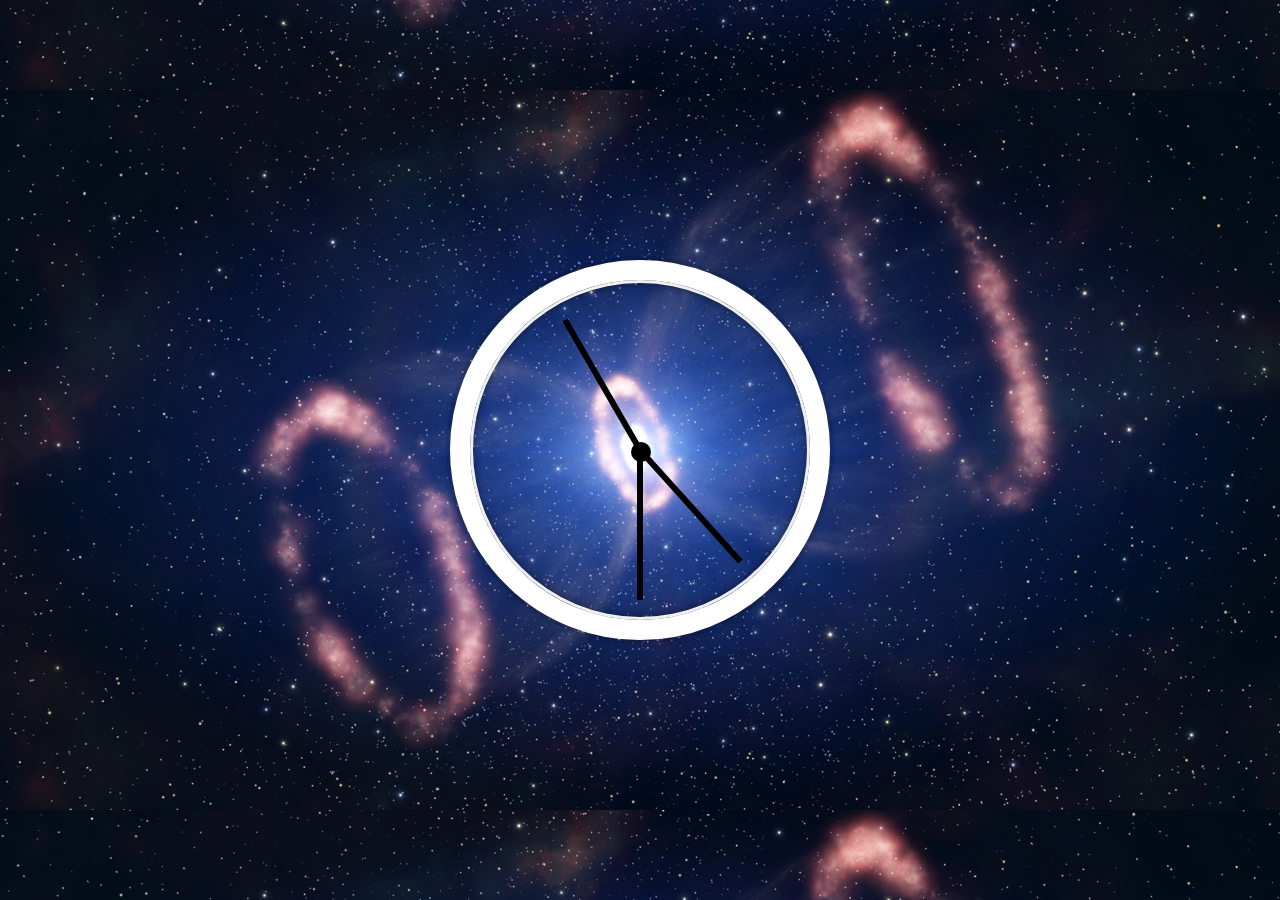
<file: 02 Challenge - Clock/index.html>
<!DOCTYPE html>
<html lang="en">
<head>
  <meta charset="UTF-8">
  <title>JS + CSS Clock</title>
  <link rel="stylesheet" href="style.css">
</head>
<body>
    <div class="clock">
      <div class="clock-face">
        <div class="hand hour-hand">
          <div class="center"></div>
        </div>
        <div class="hand min-hand"></div>
        <div class="hand second-hand"></div>
        
      </div>
    </div>
  <script src="app.js"></script>
</body>
</html>
</file>
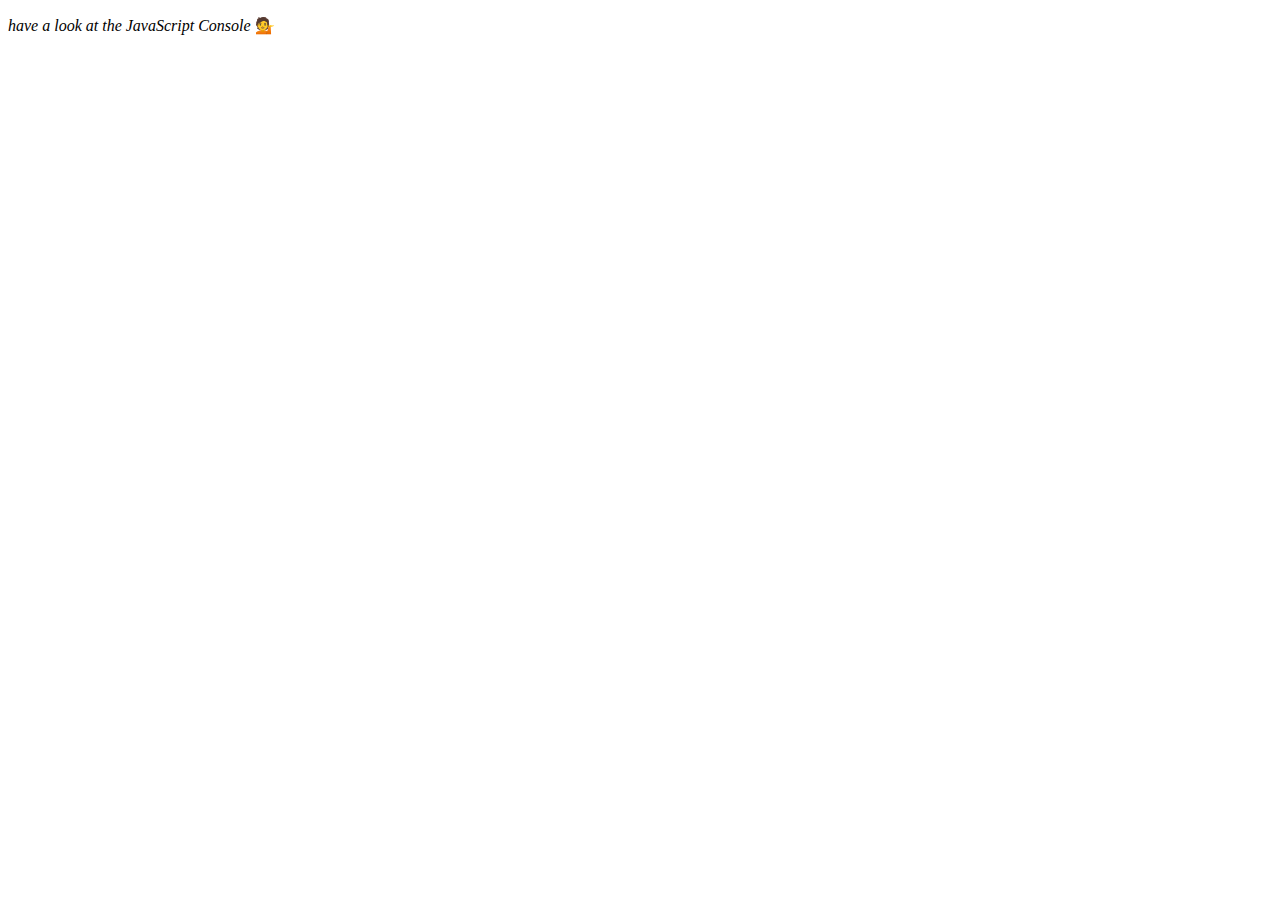
<file: 04 Challenge - Playing with Arrays/index.html>
<!DOCTYPE html>
<html lang="en">
<head>
  <meta charset="UTF-8">
  <title>Playing with arrays</title>
</head>
<body>
  <p><em>have a look at the JavaScript Console</em> 💁</p>
  <script>
    // Get your shorts on - this is an array workout!
    // ## Array Cardio Day 1

    // Some data we can work with

    const inventors = [
      { first: 'Albert', last: 'Einstein', year: 1879, passed: 1955 },
      { first: 'Isaac', last: 'Newton', year: 1643, passed: 1727 },
      { first: 'Galileo', last: 'Galilei', year: 1564, passed: 1642 },
      { first: 'Marie', last: 'Curie', year: 1867, passed: 1934 },
      { first: 'Johannes', last: 'Kepler', year: 1571, passed: 1630 },
      { first: 'Nicolaus', last: 'Copernicus', year: 1473, passed: 1543 },
      { first: 'Max', last: 'Planck', year: 1858, passed: 1947 },
      { first: 'Katherine', last: 'Blodgett', year: 1898, passed: 1979 },
      { first: 'Ada', last: 'Lovelace', year: 1815, passed: 1852 },
      { first: 'Sarah E.', last: 'Goode', year: 1855, passed: 1905 },
      { first: 'Lise', last: 'Meitner', year: 1878, passed: 1968 },
      { first: 'Hanna', last: 'Hammarström', year: 1829, passed: 1909 }
    ];

    const people = [
      'Bernhard, Sandra', 'Bethea, Erin', 'Becker, Carl', 'Bentsen, Lloyd', 'Beckett, Samuel', 'Blake, William', 'Berger, Ric', 'Beddoes, Mick', 'Beethoven, Ludwig',
      'Belloc, Hilaire', 'Begin, Menachem', 'Bellow, Saul', 'Benchley, Robert', 'Blair, Robert', 'Benenson, Peter', 'Benjamin, Walter', 'Berlin, Irving',
      'Benn, Tony', 'Benson, Leana', 'Bent, Silas', 'Berle, Milton', 'Berry, Halle', 'Biko, Steve', 'Beck, Glenn', 'Bergman, Ingmar', 'Black, Elk', 'Berio, Luciano',
      'Berne, Eric', 'Berra, Yogi', 'Berry, Wendell', 'Bevan, Aneurin', 'Ben-Gurion, David', 'Bevel, Ken', 'Biden, Joseph', 'Bennington, Chester', 'Bierce, Ambrose',
      'Billings, Josh', 'Birrell, Augustine', 'Blair, Tony', 'Beecher, Henry', 'Biondo, Frank'
    ];
    
    // Array.prototype.filter()
    // 1. Filter the list of inventors for those who were born in the 1500's

    const newInventor = inventors.filter( inventor => inventor.year >= 1500 && inventor.year < 1600);
    console.table(newInventor);

    // Array.prototype.map()
    // 2. Give us an array of the inventors first and last names

    const names = inventors.map(inventor => `${inventor.first} ${inventor.last}`);
    console.log(names);


    // Array.prototype.sort()
    // 3. Sort the inventors by birthdate, oldest to youngest
    const ordered = inventors.sort((a,b) => a.year - b.year);
    console.log(ordered);

    // Array.prototype.reduce()
    // 4. How many years did all the inventors live all together?

    const lived = inventors.reduce( (total,a) => total+(a.passed - a.year), 0);
    console.log(lived);

    // 5. Sort the inventors by years lived

    const oldest = inventors.sort( (a,b) => (b.passed-b.year)-(a.passed-a.year));
    console.table(oldest);

    // 6. create a list of Boulevards in Paris that contain 'de' anywhere in the name
    // https://en.wikipedia.org/wiki/Category:Boulevards_in_Paris


    // 7. sort Exercise
    // Sort the people alphabetically by last name

    const peopleSorted = people.sort((lastOne, nextOne) => {
      const [aLast, aFirst] = lastOne.split(', ');
      const [bLast, bFirst] = nextOne.split(', ');
      return aLast > bLast ? 1 : -1;
    });

    console.log(peopleSorted);

    // 8. Reduce Exercise
    // Sum up the instances of each of these
    const data = ['car', 'car', 'truck', 'truck', 'bike', 'walk', 'car', 'van', 'bike', 'walk', 'car', 'van', 'car', 'truck' ];

    const transports = data.reduce(function(obj, item) {
      if(!obj[item]){
        obj[item] = 0
      }
      obj[item]++;
      return obj;
    }, {})

    console.log(transports);

  </script>
</body>
</html>
</file>
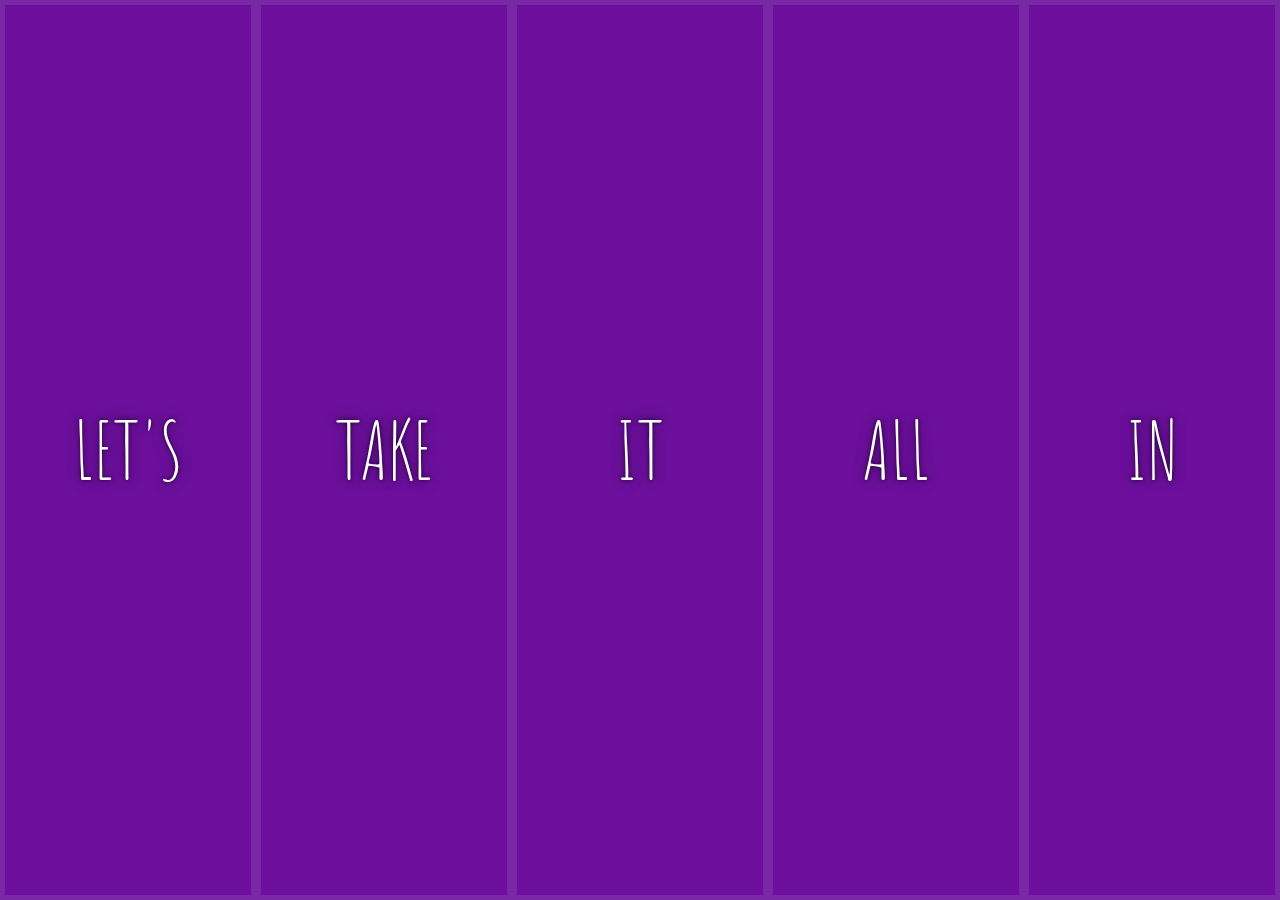
<file: 05 Challenge - Flex Panel Gallery/index.html>
<!DOCTYPE html>
<html lang="en">
<head>
  <meta charset="UTF-8">
  <title>Flex Panels 💪</title>
  <link href='https://fonts.googleapis.com/css?family=Amatic+SC' rel='stylesheet' type='text/css'>
  <link rel="stylesheet" href="style/style.css">
</head>
<body>
  <div class="panels">
    <div class="panel panel1">
      <p>Hey</p>
      <p>Let's</p>
      <p>Dance</p>
    </div>
    <div class="panel panel2">
      <p>Give</p>
      <p>Take</p>
      <p>Receive</p>
    </div>
    <div class="panel panel3">
      <p>Experience</p>
      <p>It</p>
      <p>Today</p>
    </div>
    <div class="panel panel4">
      <p>Give</p>
      <p>All</p>
      <p>You can</p>
    </div>
    <div class="panel panel5">
      <p>Life</p>
      <p>In</p>
      <p>Motion</p>
    </div>
  </div>

  <script src="js/app.js"></script>



</body>
</html>
</file>
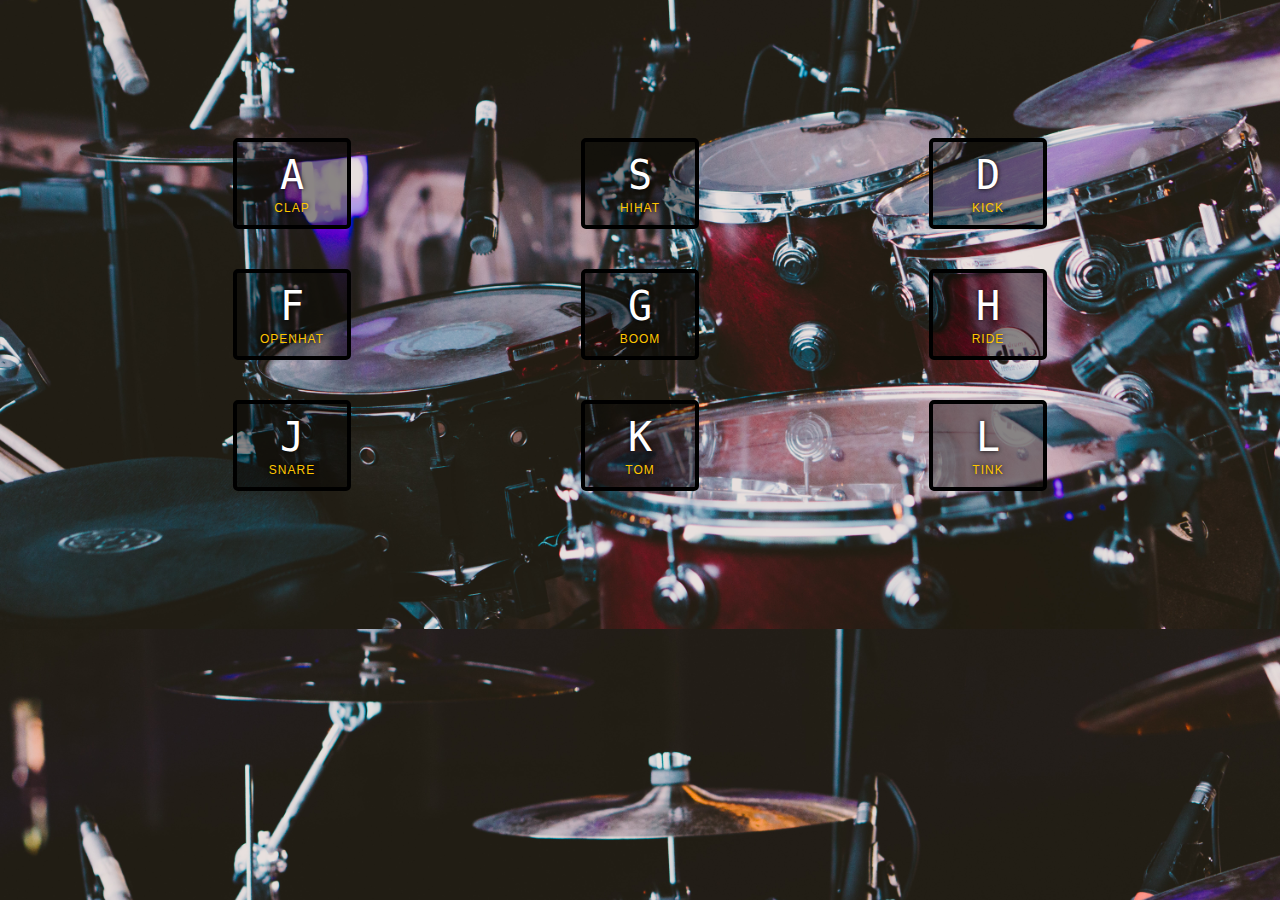
<file: 01 Challenge - DrumKit/index-START.html>
<!DOCTYPE html>
<html lang="en">
<head>
  <meta charset="UTF-8">
  <title>JS Drum Kit</title>
  <link rel="stylesheet" href="style.css">
</head>
<body>


  <div class="keys">
    <div data-key="a" class="key">
      <kbd>A</kbd>
      <span class="sound">clap</span>
    </div>
    <div data-key="s" class="key">
      <kbd>S</kbd>
      <span class="sound">hihat</span>
    </div>
    <div data-key="d" class="key">
      <kbd>D</kbd>
      <span class="sound">kick</span>
    </div>
    <div data-key="f" class="key">
      <kbd>F</kbd>
      <span class="sound">openhat</span>
    </div>
    <div data-key="g" class="key">
      <kbd>G</kbd>
      <span class="sound">boom</span>
    </div>
    <div data-key="h" class="key">
      <kbd>H</kbd>
      <span class="sound">ride</span>
    </div>
    <div data-key="j" class="key">
      <kbd>J</kbd>
      <span class="sound">snare</span>
    </div>
    <div data-key="k" class="key">
      <kbd>K</kbd>
      <span class="sound">tom</span>
    </div>
    <div data-key="l" class="key">
      <kbd>L</kbd>
      <span class="sound">tink</span>
    </div>
  </div>

  <audio data-key="a" src="sounds/clap.wav"></audio>
  <audio data-key="s" src="sounds/hihat.wav"></audio>
  <audio data-key="d" src="sounds/kick.wav"></audio>
  <audio data-key="f" src="sounds/openhat.wav"></audio>
  <audio data-key="g" src="sounds/boom.wav"></audio>
  <audio data-key="h" src="sounds/ride.wav"></audio>
  <audio data-key="j" src="sounds/snare.wav"></audio>
  <audio data-key="k" src="sounds/tom.wav"></audio>
  <audio data-key="l" src="sounds/tink.wav"></audio>

<script src="js/app.js"></script>


</body>
</html>
</file>
<file: 02 Challenge - Clock/style.css>
html {
    background: #018DED url(background.jpg);
    background-size: contain ;
    background-position: center;
    font-family: 'helvetica neue';
    text-align: center;
    font-size: 10px;
  }

  body {
    margin: 0;
    font-size: 2rem;
    display: flex;
    flex: 1;
    min-height: 100vh;
    align-items: center;
  }

  .clock {
    width: 30rem;
    height: 30rem;
    border: 20px solid white;
    border-radius: 50%;
    margin: 50px auto;
    position: relative;
    padding: 2rem;
    box-shadow:
      0 0 0 4px rgba(0,0,0,0.1),
      inset 0 0 0 3px #EFEFEF,
      inset 0 0 10px black,
      0 0 10px rgba(0,0,0,0.2);
  }

  .clock-face {
    position: relative;
    width: 100%;
    height: 100%;
    transform: translateY(-3px); /* account for the height of the clock hands */
  }

  .hand {
    width: 50%;
    height: 6px;
    background: black;
    position: absolute;
    top: 50%;
    transform-origin: 100%;
    transform: rotate(90deg);
    transition: all .05s;
    transition-timing-function: cubic-bezier(0.075, 0.82, 0.165, 1);
}

.center {
    width: 1em;
    height: 1em;
    background: black;
    position: relative;
    border-radius: 50%;
    left: 92%;   
    bottom: 100%;
  }
</file>
<file: 05 Challenge - Flex Panel Gallery/style/style.css>
html {
    box-sizing: border-box;
    background: #ffc600;
    font-family: 'helvetica neue';
    font-size: 20px;
    font-weight: 200;
  }
  
  body {
    margin: 0;
  }
  
  *, *:before, *:after {
    box-sizing: inherit;
  }

  .panels {
    min-height: 100vh;
    overflow: hidden;
    display: flex;
  }

  .panel {
    background: #6B0F9C;
    box-shadow: inset 0 0 0 5px rgba(255,255,255,0.1);
    color: white;
    text-align: center;
    align-items: center;
    /* Safari transitionend event.propertyName === flex */
    /* Chrome + FF transitionend event.propertyName === flex-grow */
    transition:
      font-size 0.7s cubic-bezier(0.61,-0.19, 0.7,-0.11),
      flex 0.7s cubic-bezier(0.61,-0.19, 0.7,-0.11),
      background 0.2s;
    font-size: 20px;
    background-size: cover;
    background-position: center;
    flex: 1;
    justify-content: center;
    align-items: center;
    display: flex;
    flex-direction: column;
}

.panel1 { background-image:url(https://source.unsplash.com/gYl-UtwNg_I/1500x1500); }
.panel2 { background-image:url(https://source.unsplash.com/rFKUFzjPYiQ/1500x1500); }
.panel3 { background-image:url(https://images.unsplash.com/photo-1465188162913-8fb5709d6d57?ixlib=rb-0.3.5&q=80&fm=jpg&crop=faces&cs=tinysrgb&w=1500&h=1500&fit=crop&s=967e8a713a4e395260793fc8c802901d); }
.panel4 { background-image:url(https://source.unsplash.com/ITjiVXcwVng/1500x1500); }
.panel5 { background-image:url(https://source.unsplash.com/3MNzGlQM7qs/1500x1500); }

/* Flex Children */
.panel > * {
    margin: 0;
    width: 100%;
    transition: transform 0.5s;
    flex: 1 0 auto;
    display: flex;
    justify-content: center;
    align-items: center;
}

.panel > *:first-child { transform: translateY(-100%)}
.panel.open-active > *:first-child { transform: translateY(0)}
.panel > *:last-child { transform: translateY(100%)}
.panel.open-active > *:last-child { transform: translateY(0)}

.panel p {
    text-transform: uppercase;
    font-family: 'Amatic SC', cursive;
    text-shadow: 0 0 4px rgba(0, 0, 0, 0.72), 0 0 14px rgba(0, 0, 0, 0.45);
    font-size: 2em;
  }
  
  .panel p:nth-child(2) {
    font-size: 4em;
  }

  .panel.open {
    flex: 5;
    font-size: 40px;
  }
</file>
<file: 01 Challenge - DrumKit/style.css>
html {
  font-size: 10px;
  background: url('./background.jpg') bottom center;
  background-size: cover;
}

body,html {
  margin: 0;
  padding: 0;
  font-family: sans-serif;
}

.keys {
  display: grid;
  /* flex: 1; */
  grid-template: 1fr 1fr 1fr / 1fr 1fr 1fr;
  gap: 20px 20px;
  min-height: 30vh;
  justify-items: center;
  margin: 10%;
}

.key {
  border: .4rem solid black;
  border-radius: .5rem;
  margin: 1rem;
  font-size: 1.5rem;
  padding: 1rem .5rem;
  transition: all .07s ease;
  width: 10rem;
  text-align: center;
  color: white;
  background: rgba(0,0,0,0.4);
  text-shadow: 0 0 .5rem black;
}

.playing {
  transform: scale(1.1);
  border-color: #ffc600;
  box-shadow: 0 0 1rem #ffc600;
}

kbd {
  display: block;
  font-size: 4rem;
}

.sound {
  font-size: 1.2rem;
  text-transform: uppercase;
  letter-spacing: .1rem;
  color: #ffc600;
}
</file>
